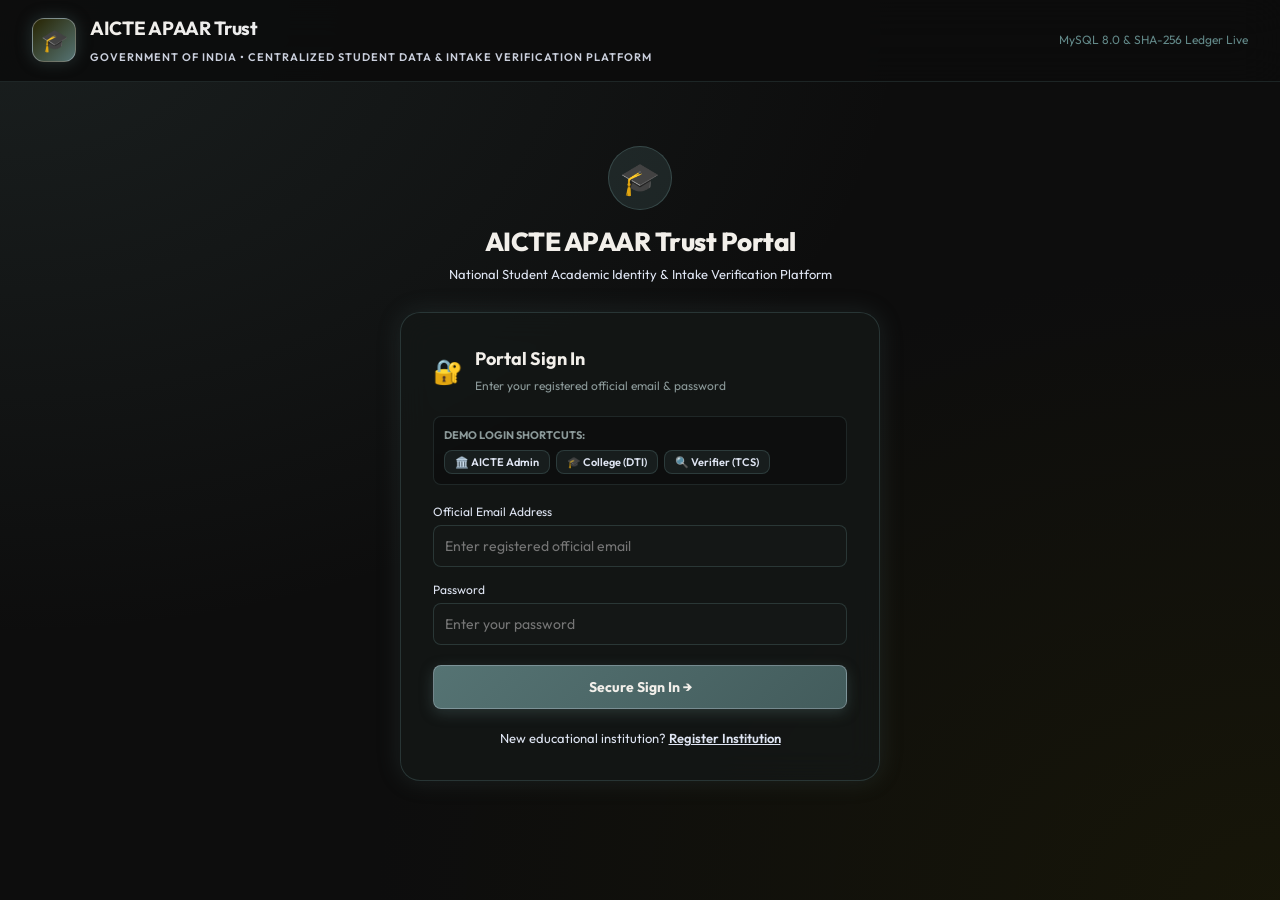
<file: index.html>
<!DOCTYPE html>
<html lang="en">
<head>
  <meta charset="UTF-8">
  <meta name="viewport" content="width=device-width, initial-scale=1.0">
  <title>AICTE APAAR | Student Data Management & Verification Platform</title>
  <link rel="stylesheet" href="css/style.css">
  <link rel="icon" href="data:image/svg+xml,<svg xmlns='http://www.w3.org/2000/svg' viewBox='0 0 100 100'><text y='.9em' font-size='90'>🎓</text></svg>">
</head>
<body>

  <!-- Top Navigation Header -->
  <header class="glass-header">
    <div class="logo-group">
      <div class="emblem-icon">🎓</div>
      <div class="logo-text">
        <h1>AICTE APAAR Trust</h1>
        <span>Government of India &bull; Centralized Student Data & Intake Verification Platform</span>
      </div>
    </div>

    <!-- Active User & Role Controls -->
    <div id="authHeaderControls" style="display:flex; align-items:center; gap:16px;">
      <div id="liveDbStatus" style="font-size:12px; color:var(--accent-emerald); display:flex; align-items:center; gap:6px;">
        <span class="dot"></span> MySQL 8.0 & SHA-256 Ledger Live
      </div>

      <div id="userProfileBadge" style="display:none; align-items:center; gap:12px;">
        <div class="persona-badge">
          <span class="dot"></span>
          <span id="headerUserName">Logged In</span>
          <span id="headerUserRole" style="font-weight:700; color:var(--c-ivory); background:rgba(85, 115, 115, 0.28); padding:2px 8px; border-radius:4px; font-size:11px;">ROLE</span>
        </div>
        <button id="btnLogout" class="btn btn-secondary" style="padding:6px 14px; font-size:12px;">Logout</button>
      </div>
    </div>
  </header>

  <!-- Navigation Bar (Visible once logged in) -->
  <div id="appNavTabsContainer" style="display:none; padding:10px 32px; background:rgba(13, 13, 13, 0.85); border-bottom:1px solid var(--border-subtle);">
    <nav class="nav-tabs" id="appNavTabs">
      <!-- Injected dynamically based on role -->
    </nav>
  </div>

  <main style="max-width:1440px; margin:0 auto; padding:24px 32px;">

    <!-- ==================== 1. AUTHENTICATION & LOGIN SCREEN ==================== -->
    <section id="view-auth" class="view-section active">
      <div style="max-width:480px; margin:40px auto;">
        
        <div style="text-align:center; margin-bottom:28px;">
          <div style="display:inline-flex; align-items:center; justify-content:center; width:64px; height:64px; border-radius:50%; background:rgba(85, 115, 115, 0.22); border:1px solid rgba(85, 115, 115, 0.45); margin-bottom:12px; font-size:32px;">
            🎓
          </div>
          <h2 style="font-size:26px; font-weight:800; letter-spacing:-0.5px; color:var(--c-ivory);">AICTE APAAR Trust Portal</h2>
          <p style="color:var(--text-muted); font-size:13px; margin-top:4px;">
            National Student Academic Identity & Intake Verification Platform
          </p>
        </div>

        <!-- Login Card -->
        <div class="glass" id="loginCardBox" style="padding:32px; border-radius:var(--radius-lg); border:1px solid rgba(85, 115, 115, 0.35); box-shadow:0 0 25px rgba(85, 115, 115, 0.2);">
          <div style="display:flex; align-items:center; gap:12px; margin-bottom:20px;">
            <span style="font-size:24px;">🔐</span>
            <div>
              <h3 style="font-size:18px; font-weight:700; color:var(--c-ivory);">Portal Sign In</h3>
              <span style="font-size:12px; color:var(--text-dim);">Enter your registered official email & password</span>
            </div>
          </div>

          <!-- Quick Persona Auto-Fill Chips -->
          <div style="margin-bottom:18px; background:rgba(13, 13, 13, 0.65); padding:10px; border-radius:8px; border:1px solid var(--border-subtle);">
            <div style="font-size:11px; text-transform:uppercase; color:var(--text-dim); margin-bottom:6px; font-weight:700;">Demo Login Shortcuts:</div>
            <div style="display:flex; gap:6px; flex-wrap:wrap;">
              <button type="button" class="btn btn-secondary" onclick="fillCredentials('admin')" style="padding:4px 10px; font-size:11px;">🏛️ AICTE Admin</button>
              <button type="button" class="btn btn-secondary" onclick="fillCredentials('college')" style="padding:4px 10px; font-size:11px;">🎓 College (DTI)</button>
              <button type="button" class="btn btn-secondary" onclick="fillCredentials('verifier')" style="padding:4px 10px; font-size:11px;">🔍 Verifier (TCS)</button>
            </div>
          </div>

          <form id="formUnifiedLogin" style="display:flex; flex-direction:column; gap:14px;">
            <div>
              <label style="font-size:12px; color:var(--text-muted); display:block; margin-bottom:4px;">Official Email Address</label>
              <input type="email" id="loginEmail" placeholder="Enter registered official email" required style="width:100%; padding:11px; border-radius:8px; font-size:14px;">
            </div>
            <div>
              <label style="font-size:12px; color:var(--text-muted); display:block; margin-bottom:4px;">Password</label>
              <input type="password" id="loginPassword" placeholder="Enter your password" required style="width:100%; padding:11px; border-radius:8px; font-size:14px;">
            </div>
            <button type="submit" class="btn btn-primary" style="margin-top:6px; padding:12px; font-size:14px; font-weight:700;">
              Secure Sign In &rarr;
            </button>
          </form>

          <div style="margin-top:20px; text-align:center; font-size:13px; color:var(--text-muted);">
            New educational institution? <a href="#" id="linkShowRegister" style="color:var(--c-ice); font-weight:600;">Register Institution</a>
          </div>
        </div>

        <!-- Registration Card (Hidden by default, shown when linkShowRegister is clicked) -->
        <div class="glass" id="collegeRegisterBox" style="display:none; padding:32px; border-radius:var(--radius-lg); border:1px solid var(--border-subtle);">
          <div style="display:flex; align-items:center; gap:12px; margin-bottom:16px;">
            <span style="font-size:24px;">🏛️</span>
            <div>
              <h3 style="font-size:18px; font-weight:700; color:var(--accent-cyan);">Register New Institution</h3>
              <span style="font-size:12px; color:var(--text-dim);">Onboard technical college into AICTE repository</span>
            </div>
          </div>

          <form id="formRegisterInstitution" style="display:flex; flex-direction:column; gap:10px;">
            <div>
              <label style="font-size:11px; color:var(--text-muted);">Institution Name</label>
              <input type="text" id="regName" placeholder="Enter institution name" required style="width:100%; padding:8px; border-radius:6px; background:#141716; color:var(--c-ivory); border:1px solid var(--border-subtle); font-size:12px;">
            </div>
            <div style="display:grid; grid-template-columns:1fr 1fr; gap:8px;">
              <div>
                <label style="font-size:11px; color:var(--text-muted);">AICTE Permanent ID</label>
                <input type="text" id="regAicteId" placeholder="e.g. 1-123456789" required style="width:100%; padding:8px; border-radius:6px; background:#141716; color:var(--c-ivory); border:1px solid var(--border-subtle); font-size:12px;">
              </div>
              <div>
                <label style="font-size:11px; color:var(--text-muted);">Sponsoring Trust</label>
                <input type="text" id="regTrust" placeholder="e.g. Educational Trust" required style="width:100%; padding:8px; border-radius:6px; background:#141716; color:var(--c-ivory); border:1px solid var(--border-subtle); font-size:12px;">
              </div>
            </div>
            <div style="display:grid; grid-template-columns:1fr 1fr; gap:8px;">
              <div>
                <label style="font-size:11px; color:var(--text-muted);">State</label>
                <input type="text" id="regState" placeholder="Enter State" required style="width:100%; padding:8px; border-radius:6px; background:#141716; color:var(--c-ivory); border:1px solid var(--border-subtle); font-size:12px;">
              </div>
              <div>
                <label style="font-size:11px; color:var(--text-muted);">District</label>
                <input type="text" id="regDistrict" placeholder="Enter District" required style="width:100%; padding:8px; border-radius:6px; background:#141716; color:var(--c-ivory); border:1px solid var(--border-subtle); font-size:12px;">
              </div>
            </div>
            <div>
              <label style="font-size:11px; color:var(--text-muted);">Campus Address</label>
              <input type="text" id="regAddress" placeholder="Full postal campus address" required style="width:100%; padding:8px; border-radius:6px; background:#141716; color:var(--c-ivory); border:1px solid var(--border-subtle); font-size:12px;">
            </div>
            <div style="display:grid; grid-template-columns:1fr 1fr; gap:8px;">
              <div>
                <label style="font-size:11px; color:var(--text-muted);">Admin Name</label>
                <input type="text" id="regAdminName" placeholder="Registrar / Director Name" required style="width:100%; padding:8px; border-radius:6px; background:#141716; color:var(--c-ivory); border:1px solid var(--border-subtle); font-size:12px;">
              </div>
              <div>
                <label style="font-size:11px; color:var(--text-muted);">Admin Email</label>
                <input type="email" id="regAdminEmail" placeholder="admin@institute.edu" required style="width:100%; padding:8px; border-radius:6px; background:#141716; color:var(--c-ivory); border:1px solid var(--border-subtle); font-size:12px;">
              </div>
            </div>
            <div>
              <label style="font-size:11px; color:var(--text-muted);">Admin Password</label>
              <input type="password" id="regAdminPassword" placeholder="Create a strong password" required style="width:100%; padding:8px; border-radius:6px; background:#141716; color:var(--c-ivory); border:1px solid var(--border-subtle); font-size:12px;">
            </div>
            <div style="display:flex; gap:10px; margin-top:6px;">
              <button type="submit" class="btn btn-success" style="flex:1; padding:10px; font-size:13px;">Create Institution Account</button>
              <button type="button" id="btnCancelRegister" class="btn btn-secondary" style="padding:10px; font-size:13px;">Cancel</button>
            </div>
          </form>
        </div>

      </div>
    </section>

    <!-- ==================== 2. INSTITUTION PORTAL: STUDENT RECORDS ==================== -->
    <section id="view-institution-students" class="view-section">
      <div style="display:flex; justify-content:space-between; align-items:flex-start; margin-bottom: 20px;">
        <div>
          <h2 style="font-size:24px; font-weight:800;" id="instPortalTitle">Student Academic Records</h2>
          <p style="color:var(--text-muted); font-size:14px;">Browse, filter, and audit verified student records registered under your institution.</p>
        </div>
        <div style="display:flex; gap:10px;">
          <button class="btn btn-primary" onclick="showView('view-institution-upload')">📤 Ingest Student Batch (CSV)</button>
          <button class="btn btn-secondary" onclick="loadInstitutionStudents()">🔄 Refresh</button>
        </div>
      </div>

      <!-- Filters & Search Toolbar -->
      <div class="glass" style="padding:16px 20px; border-radius:var(--radius-md); margin-bottom:20px; display:flex; gap:14px; align-items:center; flex-wrap:wrap;">
        <div style="flex:1; min-width:240px;">
          <input type="text" id="searchStudentInput" placeholder="Search by Student Name, Roll No, or APAAR ID..." style="width:100%; padding:9px 12px; border-radius:8px; background:#141716; color:var(--c-ivory); border:1px solid var(--border-subtle); font-size:13px;">
        </div>
        <div style="width:200px;">
          <select id="filterStudentProgramme" style="width:100%; padding:9px 12px; border-radius:8px; background:#141716; color:var(--c-ivory); border:1px solid var(--border-subtle); font-size:13px;">
            <option value="">All Programmes</option>
          </select>
        </div>
        <div style="width:160px;">
          <select id="filterStudentYear" style="width:100%; padding:9px 12px; border-radius:8px; background:#141716; color:var(--c-ivory); border:1px solid var(--border-subtle); font-size:13px;">
            <option value="">All Academic Years</option>
          </select>
        </div>
        <button class="btn btn-secondary" onclick="applyStudentFilters()">Filter</button>
      </div>

      <!-- Student Records Table -->
      <div class="glass" style="border-radius:var(--radius-md); overflow:hidden;">
        <table class="custom-table">
          <thead>
            <tr>
              <th>Roll No</th>
              <th>Student Name</th>
              <th>APAAR ID</th>
              <th>Programme</th>
              <th>Category</th>
              <th>Seat Quota</th>
              <th>Status</th>
              <th>Attestation</th>
              <th>Record Hash</th>
            </tr>
          </thead>
          <tbody id="studentTableBody">
            <tr><td colspan="9" style="text-align:center; color:var(--text-dim);">Loading student records...</td></tr>
          </tbody>
        </table>
      </div>
    </section>

    <!-- ==================== 3. INSTITUTION PORTAL: CSV UPLOAD WIZARD ==================== -->
    <section id="view-institution-upload" class="view-section">
      <div style="display:flex; justify-content:space-between; align-items:flex-start; margin-bottom: 20px;">
        <div>
          <h2 style="font-size:24px; font-weight:800;">Student Batch Ingestion & Validation Wizard</h2>
          <p style="color:var(--text-muted); font-size:14px;">Upload standardized student CSV datasets with real-time row-by-row validation, intake comparison, and audit persistence.</p>
        </div>
        <button type="button" onclick="downloadStudentCsvTemplate()" class="btn btn-secondary" style="display:inline-flex; align-items:center; gap:8px;">
          📥 Download AICTE Student CSV Template
        </button>
      </div>

      <div class="grid-2">
        
        <!-- Step 1: Upload Box -->
        <div class="glass" style="padding:24px; border-radius:var(--radius-md); display:flex; flex-direction:column; gap:16px;">
          <h3 style="font-size:17px; font-weight:700; color:var(--accent-cyan);">1. Select Academic Year & Upload CSV</h3>
          
          <form id="formStudentCsvUpload" style="display:flex; flex-direction:column; gap:14px;">
            <div>
              <label style="font-size:12px; color:var(--text-muted); display:block; margin-bottom:4px;">Academic Year</label>
              <select id="selectUploadAcademicYear" style="width:100%; padding:10px; border-radius:8px; background:#141716; color:var(--c-ivory); border:1px solid var(--border-subtle); font-size:13px;">
                <!-- Populated via JS -->
              </select>
            </div>

            <div style="border:2px dashed var(--border-glow); padding:28px 18px; border-radius:var(--radius-md); text-align:center; background:rgba(20, 24, 23, 0.55);">
              <span style="font-size:36px; display:block; margin-bottom:8px;">📄</span>
              <div style="font-size:14px; font-weight:600; color:var(--c-ivory); margin-bottom:4px;">Drag & Drop or Choose Student CSV File</div>
              <div style="font-size:12px; color:var(--text-muted); margin-bottom:12px;">UTF-8 encoded CSV matching AICTE specification</div>
              <input type="file" id="studentCsvFileInput" accept=".csv" required style="display:inline-block; font-size:12px; color:var(--text-muted);">
            </div>

            <button type="submit" id="btnUploadCsvScan" class="btn btn-primary" style="padding:12px; font-size:14px; font-weight:600;">
              🔍 Parse & Validate Student Batch
            </button>
          </form>

          <div style="font-size:12px; color:var(--text-dim); line-height:1.6; background:rgba(0,0,0,0.3); padding:12px; border-radius:8px;">
            🛡️ <b>Automated Validation Pipeline:</b>
            <ul style="margin-left:18px; margin-top:4px;">
              <li>Mandatory field presence (Roll No, Name, DOB, Gender, Category).</li>
              <li>APAAR 12-digit format & check digit validation.</li>
              <li>Formula injection sanitization (=, +, -, @ escaped).</li>
              <li>In-batch duplicate roll number & APAAR detection.</li>
              <li>Approved intake ceiling comparison.</li>
            </ul>
          </div>
        </div>

        <!-- Step 2: Validation Results & Commit Action -->
        <div class="glass" style="padding:24px; border-radius:var(--radius-md); display:flex; flex-direction:column; gap:16px;">
          <div style="display:flex; justify-content:space-between; align-items:center;">
            <h3 style="font-size:17px; font-weight:700; color:var(--c-ivory);">2. Batch Pre-Ingestion Summary</h3>
            <span class="badge-pill badge-low" id="badgeValidationStatus">Waiting for upload</span>
          </div>

          <div id="batchStatsCard" style="display:grid; grid-template-columns:repeat(3, 1fr); gap:10px;">
            <div style="background:rgba(20, 24, 23, 0.75); padding:12px; border-radius:8px; border:1px solid var(--border-subtle); text-align:center;">
              <div style="font-size:11px; text-transform:uppercase; color:var(--text-dim);">Total Rows</div>
              <div style="font-size:22px; font-weight:800; color:var(--c-ivory);" id="statTotalRows">--</div>
            </div>
            <div style="background:rgba(20, 24, 23, 0.75); padding:12px; border-radius:8px; border:1px solid var(--border-subtle); text-align:center;">
              <div style="font-size:11px; text-transform:uppercase; color:var(--text-dim);">Valid Rows</div>
              <div style="font-size:22px; font-weight:800; color:var(--accent-emerald);" id="statValidRows">--</div>
            </div>
            <div style="background:rgba(20, 24, 23, 0.75); padding:12px; border-radius:8px; border:1px solid var(--border-subtle); text-align:center;">
              <div style="font-size:11px; text-transform:uppercase; color:var(--text-dim);">Errors Found</div>
              <div style="font-size:22px; font-weight:800; color:var(--accent-rose);" id="statErrorRows">--</div>
            </div>
          </div>

          <!-- Preview & Action Box -->
          <div id="batchActionBox" style="display:none; flex-direction:column; gap:12px;">
            <div style="display:flex; justify-content:space-between; align-items:center;">
              <h4 style="font-size:13px; text-transform:uppercase; color:var(--text-dim);">Validated Preview Sample</h4>
              <button id="btnDownloadErrorReport" class="btn btn-secondary" style="font-size:11px; padding:4px 8px; display:none;">
                📥 Download Error Matrix (.CSV)
              </button>
            </div>

            <div id="batchPreviewList" style="max-height:160px; overflow-y:auto; background:rgba(0,0,0,0.3); border-radius:8px; padding:8px; font-size:12px; font-family:'JetBrains Mono';">
              <!-- Rendered via JS -->
            </div>

            <button id="btnCommitBatch" class="btn btn-success" style="padding:12px; font-size:14px; font-weight:700;">
              💾 Confirm & Commit Valid Records to MySQL
            </button>
          </div>

          <!-- Error Details List -->
          <div id="batchErrorListBox" style="display:none; margin-top:auto;">
            <h4 style="font-size:13px; text-transform:uppercase; color:var(--accent-rose); margin-bottom:8px;">Validation Discrepancies</h4>
            <div id="batchErrorItems" style="max-height:140px; overflow-y:auto; display:flex; flex-direction:column; gap:6px; font-size:12px;">
              <!-- Rendered via JS -->
            </div>
          </div>

        </div>

      </div>
    </section>

    <!-- ==================== 4. INSTITUTION PORTAL: INTAKE MONITOR ==================== -->
    <section id="view-institution-intake" class="view-section">
      <div style="display:flex; justify-content:space-between; align-items:flex-start; margin-bottom: 20px;">
        <div>
          <h2 style="font-size:24px; font-weight:800;">Intake & Seat Allocation Monitor</h2>
          <p style="color:var(--text-muted); font-size:14px;">Live comparison of approved intake versus actual student enrolment per programme.</p>
        </div>
        <button type="button" onclick="exportIntakeCsvReport()" class="btn btn-secondary" style="display:inline-flex; align-items:center; gap:8px;">
          📊 Export Intake Report (CSV)
        </button>
      </div>

      <!-- Programme Cards Grid -->
      <div id="instIntakeGrid" style="display:grid; grid-template-columns:repeat(auto-fill, minmax(420px, 1fr)); gap:18px;">
        <!-- Injected via JS -->
      </div>
    </section>

    <!-- ==================== 5. AICTE ADMIN: NATIONAL DASHBOARD ==================== -->
    <section id="view-admin-dashboard" class="view-section">
      <div style="display:flex; justify-content:space-between; align-items:flex-start; margin-bottom: 20px;">
        <div>
          <h2 style="font-size:24px; font-weight:800;">AICTE Central Directorate Dashboard</h2>
          <p style="color:var(--text-muted); font-size:14px;">National macro-metrics on student enrolments, approved intake capacity, and compliance alerts.</p>
        </div>
        <div style="display:flex; gap:10px;">
          <button type="button" onclick="exportIntakeCsvReport()" class="btn btn-secondary">📥 Export National Intake (CSV)</button>
          <button class="btn btn-secondary" onclick="loadAdminDashboard()">🔄 Refresh</button>
        </div>
      </div>

      <!-- Macro Metrics Row -->
      <div style="display:grid; grid-template-columns:repeat(auto-fit, minmax(200px, 1fr)); gap:16px; margin-bottom:24px;">
        
        <div class="glass" style="padding:18px; border-radius:var(--radius-md); border-left:4px solid var(--accent-cyan);">
          <div style="font-size:11px; text-transform:uppercase; color:var(--text-dim); font-weight:700;">Registered Institutions</div>
          <div style="font-size:28px; font-weight:800; color:var(--c-ivory); margin-top:4px;" id="adminStatInstCount">--</div>
          <div style="font-size:12px; color:var(--text-muted); margin-top:4px;">Technical Colleges</div>
        </div>

        <div class="glass" style="padding:18px; border-radius:var(--radius-md); border-left:4px solid var(--accent-blue);">
          <div style="font-size:11px; text-transform:uppercase; color:var(--text-dim); font-weight:700;">Approved Capacity</div>
          <div style="font-size:28px; font-weight:800; color:var(--c-ivory); margin-top:4px;" id="adminStatApprovedCap">--</div>
          <div style="font-size:12px; color:var(--text-muted); margin-top:4px;">Sanctioned Seats</div>
        </div>

        <div class="glass" style="padding:18px; border-radius:var(--radius-md); border-left:4px solid var(--accent-emerald);">
          <div style="font-size:11px; text-transform:uppercase; color:var(--text-dim); font-weight:700;">Active Enrolments</div>
          <div style="font-size:28px; font-weight:800; color:var(--accent-emerald); margin-top:4px;" id="adminStatActiveEnrol">--</div>
          <div style="font-size:12px; color:var(--text-muted); margin-top:4px;">Enrolled Students</div>
        </div>

        <div class="glass" style="padding:18px; border-radius:var(--radius-md); border-left:4px solid var(--accent-purple);">
          <div style="font-size:11px; text-transform:uppercase; color:var(--text-dim); font-weight:700;">National Utilization</div>
          <div style="font-size:28px; font-weight:800; color:var(--accent-purple); margin-top:4px;" id="adminStatUtilization">--%</div>
          <div style="font-size:12px; color:var(--text-muted); margin-top:4px;">Seat fill rate</div>
        </div>

        <div class="glass" style="padding:18px; border-radius:var(--radius-md); border-left:4px solid var(--accent-rose);">
          <div style="font-size:11px; text-transform:uppercase; color:var(--text-dim); font-weight:700;">Flagged Anomalies</div>
          <div style="font-size:28px; font-weight:800; color:var(--accent-rose); margin-top:4px;" id="adminStatAnomalies">--</div>
          <div style="font-size:12px; color:var(--text-muted); margin-top:4px;">Awaiting Review</div>
        </div>

      </div>

      <!-- National Programme Intake Overview Table -->
      <div class="glass" style="border-radius:var(--radius-md); overflow:hidden;">
        <div style="padding:16px 20px; border-bottom:1px solid var(--border-subtle); display:flex; justify-content:space-between; align-items:center;">
          <h3 style="font-size:16px; font-weight:700;">Approved Intake & Enrolment by Institution & Programme</h3>
          <span style="font-size:12px; color:var(--text-muted);">Real-time aggregated calculations</span>
        </div>
        <table class="custom-table">
          <thead>
            <tr>
              <th>AICTE ID</th>
              <th>Institution</th>
              <th>Programme</th>
              <th>Academic Year</th>
              <th>Approved Seats</th>
              <th>Total Permitted</th>
              <th>Enrolled</th>
              <th>Remaining</th>
              <th>Utilization</th>
              <th>Status</th>
            </tr>
          </thead>
          <tbody id="adminIntakeTableBody">
            <tr><td colspan="10" style="text-align:center; color:var(--text-dim);">Loading national programme records...</td></tr>
          </tbody>
        </table>
      </div>
    </section>

    <!-- ==================== 6. AICTE ADMIN: ANOMALY REVIEW QUEUE ==================== -->
    <section id="view-admin-anomalies" class="view-section">
      <div style="display:flex; justify-content:space-between; align-items:flex-start; margin-bottom: 20px;">
        <div>
          <h2 style="font-size:24px; font-weight:800;">Anomalies & Duplicate Match Review Queue</h2>
          <p style="color:var(--text-muted); font-size:14px;">Investigate cross-institution duplicate enrolments, intake limit breaches, and conflicting records.</p>
        </div>
        <div style="display:flex; gap:10px;">
          <button type="button" onclick="exportAnomaliesCsvReport()" class="btn btn-secondary">📥 Export Anomalies (CSV)</button>
          <button class="btn btn-secondary" onclick="loadAdminAnomalies()">🔄 Refresh</button>
        </div>
      </div>

      <div class="glass" style="border-radius:var(--radius-md); overflow:hidden;">
        <table class="custom-table">
          <thead>
            <tr>
              <th>ID</th>
              <th>Severity</th>
              <th>Finding Type</th>
              <th>Title</th>
              <th>Primary Institution</th>
              <th>Target Institution / Details</th>
              <th>Status</th>
              <th>Action</th>
            </tr>
          </thead>
          <tbody id="anomaliesTableBody">
            <tr><td colspan="8" style="text-align:center; color:var(--text-dim);">No anomalies flagged. System in full compliance.</td></tr>
          </tbody>
        </table>
      </div>

      <!-- Anomaly Review Action Modal -->
      <div id="modalAnomalyAction" style="display:none; position:fixed; inset:0; background:rgba(0,0,0,0.75); z-index:999; align-items:center; justify-content:center;">
        <div class="glass" style="max-width:540px; width:90%; padding:24px; border-radius:var(--radius-md); border:1px solid var(--border-glow);">
          <h3 style="font-size:18px; font-weight:700; margin-bottom:8px;" id="modalAnomalyTitle">Review Anomaly</h3>
          <p style="font-size:13px; color:var(--text-muted); margin-bottom:14px;" id="modalAnomalyDesc">Description</p>
          
          <div style="background:rgba(20, 24, 23, 0.75); padding:10px; border-radius:8px; font-size:12px; margin-bottom:14px; font-family:'JetBrains Mono';" id="modalAnomalyEvidence">
            <!-- Evidence JSON preview -->
          </div>

          <form id="formResolveAnomaly" style="display:flex; flex-direction:column; gap:12px;">
            <div>
              <label style="font-size:12px; color:var(--text-muted); display:block; margin-bottom:4px;">Review Decision</label>
              <select id="modalActionSelect" style="width:100%; padding:10px; border-radius:8px; background:#141716; color:var(--c-ivory); border:1px solid var(--border-subtle); font-size:13px;">
                <option value="INVESTIGATING">Mark Under Investigation</option>
                <option value="RESOLVED">Resolve (Rectified by Institutions)</option>
                <option value="DISMISSED">Dismiss (False Positive / Authorized Transfer)</option>
              </select>
            </div>
            <div>
              <label style="font-size:12px; color:var(--text-muted); display:block; margin-bottom:4px;">Official Reviewer Justification</label>
              <textarea id="modalActionNotes" rows="3" placeholder="Enter mandatory review reasoning..." required style="width:100%; padding:10px; border-radius:8px; background:#141716; color:var(--c-ivory); border:1px solid var(--border-subtle); font-size:13px;"></textarea>
            </div>
            <div style="display:flex; justify-content:flex-end; gap:10px; margin-top:8px;">
              <button type="button" class="btn btn-secondary" onclick="closeAnomalyModal()">Cancel</button>
              <button type="submit" class="btn btn-primary">Save Decision & Audit</button>
            </div>
          </form>
        </div>
      </div>
    </section>

    <!-- ==================== 7. AUTHORIZED VERIFIER PORTAL ==================== -->
    <section id="view-verifier-portal" class="view-section">
      <div style="margin-bottom: 20px;">
        <h2 style="font-size:24px; font-weight:800;">Authorized Student Credential Verification</h2>
        <p style="color:var(--text-muted); font-size:14px;">Verify student academic credentials with strict privacy preservation, data minimization, and tamper-evident receipts.</p>
      </div>

      <div class="grid-2">
        
        <!-- Verification Query Form -->
        <div class="glass" style="padding:24px; border-radius:var(--radius-md); display:flex; flex-direction:column; gap:16px;">
          <h3 style="font-size:17px; font-weight:700; color:var(--accent-emerald);">Initiate Verification Request</h3>

          <form id="formVerificationQuery" style="display:flex; flex-direction:column; gap:14px;">
            <div>
              <label style="font-size:12px; color:var(--text-muted); display:block; margin-bottom:4px;">Verification Query Mode</label>
              <select id="vQueryType" style="width:100%; padding:10px; border-radius:8px; background:#141716; color:var(--c-ivory); border:1px solid var(--border-subtle); font-size:13px;">
                <option value="ROLL_NO">Student Roll Number + Institution AICTE ID</option>
                <option value="APAAR_ID">APAAR ID (12-Digit Reference)</option>
                <option value="VERIFICATION_REF">Verification Reference Code (VR-XXXX)</option>
              </select>
            </div>

            <div>
              <label style="font-size:12px; color:var(--text-muted); display:block; margin-bottom:4px;" id="lblQueryValue">Student Roll Number</label>
              <input type="text" id="vQueryValue" placeholder="Enter student roll number" required style="width:100%; padding:10px; border-radius:8px; background:#141716; color:var(--c-ivory); border:1px solid var(--border-subtle); font-size:13px;">
            </div>

            <div id="vBoxInstitution">
              <label style="font-size:12px; color:var(--text-muted); display:block; margin-bottom:4px;">Institution AICTE Permanent ID</label>
              <input type="text" id="vInstCode" placeholder="Enter Institution AICTE ID (e.g. 1-1097241811)" style="width:100%; padding:10px; border-radius:8px; background:#141716; color:var(--c-ivory); border:1px solid var(--border-subtle); font-size:13px;">
            </div>

            <div>
              <label style="font-size:12px; color:var(--text-muted); display:block; margin-bottom:4px;">Student Date of Birth (Optional Matching Check)</label>
              <input type="date" id="vDob" style="width:100%; padding:10px; border-radius:8px; background:#141716; color:var(--c-ivory); border:1px solid var(--border-subtle); font-size:13px;">
            </div>

            <button type="submit" class="btn btn-success" style="padding:12px; font-size:14px; font-weight:700; margin-top:6px;">
              🔍 Verify Academic Credential
            </button>
          </form>

          <div style="font-size:11px; color:var(--text-dim); background:rgba(0,0,0,0.3); padding:10px; border-radius:8px;">
            🔒 <b>Privacy-Preserving Data Minimization:</b> Queries do NOT expose full raw APAAR, home address, or personal contact numbers. Rate limit of 30 queries per 10 minutes strictly enforced.
          </div>
        </div>

        <!-- Verification Scoped Outcome Display -->
        <div class="glass" style="padding:24px; border-radius:var(--radius-md); display:flex; flex-direction:column; gap:16px;">
          <h3 style="font-size:17px; font-weight:700; color:var(--c-ivory);">Scoped Verification Outcome</h3>

          <div id="verificationResultEmpty" style="padding:40px; text-align:center; color:var(--text-dim);">
            <span style="font-size:36px; display:block; margin-bottom:8px;">📜</span>
            Enter student details on the left to verify credentials.
          </div>

          <div id="verificationResultCard" style="display:none; flex-direction:column; gap:14px;">
            <div style="display:flex; justify-content:space-between; align-items:center;">
              <span class="badge-pill badge-emerald" id="vOutcomeStatus" style="font-size:14px; padding:6px 14px;">VERIFIED</span>
              <span style="font-size:12px; color:var(--text-dim);" id="vOutcomeTimestamp">Timestamp</span>
            </div>

            <div style="background:rgba(20, 24, 23, 0.75); padding:16px; border-radius:var(--radius-md); border:1px solid var(--border-subtle); display:flex; flex-direction:column; gap:10px;">
              <div style="display:grid; grid-template-columns:1fr 1fr; gap:10px; font-size:13px;">
                <div>
                  <span style="font-size:11px; text-transform:uppercase; color:var(--text-dim); display:block;">Student Name (Masked)</span>
                  <b style="color:var(--c-ivory);" id="vResStudentName">--</b>
                </div>
                <div>
                  <span style="font-size:11px; text-transform:uppercase; color:var(--text-dim); display:block;">Institution</span>
                  <b style="color:var(--c-ivory);" id="vResInstName">--</b>
                </div>
                <div>
                  <span style="font-size:11px; text-transform:uppercase; color:var(--text-dim); display:block;">Programme</span>
                  <b style="color:var(--c-ivory);" id="vResProgName">--</b>
                </div>
                <div>
                  <span style="font-size:11px; text-transform:uppercase; color:var(--text-dim); display:block;">Academic Year</span>
                  <b style="color:var(--c-ivory);" id="vResYear">--</b>
                </div>
                <div>
                  <span style="font-size:11px; text-transform:uppercase; color:var(--text-dim); display:block;">Enrolment Status</span>
                  <span class="badge-pill badge-low" id="vResStatus">--</span>
                </div>
                <div>
                  <span style="font-size:11px; text-transform:uppercase; color:var(--text-dim); display:block;">Attestation Source</span>
                  <span style="color:var(--accent-cyan); font-weight:600;" id="vResSource">AICTE Attested</span>
                </div>
              </div>
            </div>

            <div style="background:rgba(0,0,0,0.4); padding:12px; border-radius:8px; font-size:11px; font-family:'JetBrains Mono'; display:flex; flex-direction:column; gap:4px;">
              <div><span style="color:var(--text-dim);">Verification Ref:</span> <b style="color:var(--accent-cyan);" id="vResRef">VR-XXXX</b></div>
              <div><span style="color:var(--text-dim);">Cryptographic Hash:</span> <span style="color:var(--accent-emerald);" id="vResHash">--</span></div>
            </div>

            <div style="font-size:11px; color:var(--text-dim); border-top:1px solid var(--border-subtle); padding-top:10px;" id="vResDisclaimer">
              ℹ️ <i>Notice: External APAAR verification is not configured. Only local validation has been completed against the authorized institutional repository.</i>
            </div>

            <button type="button" id="btnViewCertificateFromVerification" class="btn btn-primary" style="margin-top:4px; padding:10px; font-size:13px; font-weight:700; width:100%; display:none;">
              🖨️ View & Print Official Attested Degree Certificate
            </button>
          </div>

        </div>

      </div>
    </section>

    <!-- ==================== 8. TRUST LEDGER VIEW ==================== -->
    <section id="view-ledger" class="view-section">
      <div style="display:flex; justify-content:space-between; align-items:flex-start; margin-bottom: 20px;">
        <div>
          <h2 style="font-size:24px; font-weight:800;">Trust Ledger & Tamper-Evident Audit Chain</h2>
          <p style="color:var(--text-muted); font-size:14px;">Every student batch upload, intake update, and verification decision is cryptographically chained with SHA-256 in MySQL.</p>
        </div>
        <button class="btn btn-primary" id="btnVerifyChain">🔍 Verify Hash Chain Integrity</button>
      </div>

      <div id="chainStatusBanner" style="display:none; padding:14px 20px; border-radius:var(--radius-md); margin-bottom:20px;"></div>

      <div class="glass" style="border-radius:var(--radius-md); overflow:hidden;">
        <table class="custom-table">
          <thead>
            <tr>
              <th>Seq #</th>
              <th>Actor</th>
              <th>Action</th>
              <th>Entity</th>
              <th>Prev Hash</th>
              <th>Chained Entry Hash</th>
              <th>Timestamp</th>
            </tr>
          </thead>
          <tbody id="trustLedgerTableBody">
            <tr><td colspan="7" style="text-align:center; color:var(--text-dim);">Loading ledger entries...</td></tr>
          </tbody>
        </table>
      </div>
    </section>

    
  </main>

  <script src="js/app.js"></script>
</body>
</html>
</file>
<file: css/style.css>
/* ==========================================================================
   AICTE APAAR Trust Platform - Custom Design System
   Exact User Palette:
   1. #DFE5F3 - Ice Periwinkle / Light Ice
   2. #557373 - Slate Teal / Muted Pine
   3. #272401 - Deep Olive Bronze / Dark Earth
   4. #F2EFEA - Warm Alabaster / Parchment Cream
   5. #0D0D0D - Obsidian Deep Black
   ========================================================================== */

@import url('https://fonts.googleapis.com/css2?family=Outfit:wght@300;400;500;600;700;800&family=JetBrains+Mono:wght@400;500;600;700&display=swap');

:root {
  /* Exact Palette Tokens */
  --c-ice: #DFE5F3;
  --c-teal: #557373;
  --c-olive: #272401;
  --c-ivory: #F2EFEA;
  --c-obsidian: #0D0D0D;

  /* Theme Mapping */
  --bg-primary: #0D0D0D;
  --bg-secondary: #141716;
  --bg-card: rgba(20, 24, 23, 0.82);
  --bg-card-hover: rgba(30, 36, 35, 0.92);
  --border-subtle: rgba(85, 115, 115, 0.25);
  --border-glow: rgba(223, 229, 243, 0.28);
  
  --text-main: #F2EFEA;
  --text-muted: #DFE5F3;
  --text-dim: #8b9999;
  
  --accent-cyan: #DFE5F3;
  --accent-blue: #557373;
  --accent-teal: #557373;
  --accent-emerald: #628888;
  --accent-amber: #c49b45;
  --accent-rose: #d96b6b;
  --accent-purple: #968fa3;
  --accent-olive: #272401;
  
  --glow-cyan: 0 0 25px rgba(223, 229, 243, 0.16);
  --glow-teal: 0 0 25px rgba(85, 115, 115, 0.35);
  --glow-emerald: 0 0 25px rgba(98, 136, 136, 0.25);
  --glow-rose: 0 0 30px rgba(217, 107, 107, 0.3);
  
  --radius-sm: 8px;
  --radius-md: 14px;
  --radius-lg: 20px;
}

* {
  box-sizing: border-box;
  margin: 0;
  padding: 0;
}

body {
  font-family: 'Outfit', sans-serif;
  background-color: var(--c-obsidian);
  background-image: 
    radial-gradient(at 0% 0%, rgba(85, 115, 115, 0.18) 0px, transparent 50%),
    radial-gradient(at 100% 100%, rgba(39, 36, 1, 0.38) 0px, transparent 50%),
    radial-gradient(at 50% 50%, rgba(13, 13, 13, 0.75) 0px, transparent 100%);
  color: var(--text-main);
  min-height: 100vh;
  line-height: 1.5;
  overflow-x: hidden;
}

/* Glassmorphism containers */
.glass {
  background: var(--bg-card);
  backdrop-filter: blur(16px);
  -webkit-backdrop-filter: blur(16px);
  border: 1px solid var(--border-subtle);
  color: var(--text-main);
}

.glass-header {
  background: rgba(13, 13, 13, 0.92);
  backdrop-filter: blur(20px);
  border-bottom: 1px solid var(--border-subtle);
}

/* Header */
header {
  position: sticky;
  top: 0;
  z-index: 100;
  display: flex;
  align-items: center;
  justify-content: space-between;
  padding: 14px 32px;
}

.logo-group {
  display: flex;
  align-items: center;
  gap: 14px;
}

.emblem-icon {
  width: 44px;
  height: 44px;
  background: linear-gradient(135deg, var(--c-olive), var(--c-teal));
  border: 1px solid rgba(223, 229, 243, 0.35);
  border-radius: 12px;
  display: flex;
  align-items: center;
  justify-content: center;
  font-size: 22px;
  color: var(--c-ivory);
  box-shadow: 0 0 16px rgba(85, 115, 115, 0.35);
}

.logo-text h1 {
  font-size: 19px;
  font-weight: 700;
  letter-spacing: -0.3px;
  background: linear-gradient(90deg, #F2EFEA, #DFE5F3);
  -webkit-background-clip: text;
  -webkit-text-fill-color: transparent;
}

.logo-text span {
  font-size: 11px;
  text-transform: uppercase;
  letter-spacing: 1px;
  color: var(--c-ice);
  font-weight: 600;
  opacity: 0.9;
}

/* Navigation Tabs */
.nav-tabs {
  display: flex;
  gap: 8px;
  background: rgba(13, 13, 13, 0.85);
  padding: 5px;
  border-radius: 30px;
  border: 1px solid rgba(85, 115, 115, 0.3);
}

.nav-tab-btn {
  background: transparent;
  border: none;
  color: var(--c-ice);
  opacity: 0.82;
  padding: 8px 18px;
  border-radius: 20px;
  font-family: 'Outfit', sans-serif;
  font-size: 13px;
  font-weight: 500;
  cursor: pointer;
  transition: all 0.2s ease;
  display: flex;
  align-items: center;
  gap: 6px;
}

.nav-tab-btn.active {
  background: linear-gradient(135deg, var(--c-olive), var(--c-teal));
  color: var(--c-ivory);
  border: 1px solid rgba(223, 229, 243, 0.4);
  box-shadow: 0 4px 14px rgba(0, 0, 0, 0.5);
  opacity: 1;
}

.nav-tab-btn:hover:not(.active) {
  color: var(--c-ivory);
  background: rgba(85, 115, 115, 0.22);
  opacity: 1;
}

.persona-switch {
  display: flex;
  align-items: center;
  gap: 12px;
}

.persona-badge {
  display: flex;
  align-items: center;
  gap: 8px;
  padding: 6px 14px;
  background: rgba(85, 115, 115, 0.18);
  border: 1px solid rgba(85, 115, 115, 0.35);
  border-radius: 20px;
  font-size: 12px;
  color: var(--c-ice);
}

.persona-badge .dot {
  width: 8px;
  height: 8px;
  background: var(--c-teal);
  border-radius: 50%;
  box-shadow: 0 0 8px var(--c-ice);
}

/* Main Container */
main {
  max-width: 1440px;
  margin: 0 auto;
  padding: 24px 32px;
}

.view-section {
  display: none;
}

.view-section.active {
  display: block;
  animation: fadeIn 0.3s ease-out;
}

@keyframes fadeIn {
  from { opacity: 0; transform: translateY(6px); }
  to { opacity: 1; transform: translateY(0); }
}

/* Form Inputs, Selects, and Textareas */
input[type="text"],
input[type="email"],
input[type="password"],
input[type="date"],
select,
textarea {
  background: #141716 !important;
  color: var(--c-ivory) !important;
  border: 1px solid rgba(85, 115, 115, 0.35) !important;
  font-family: 'Outfit', sans-serif;
  transition: border-color 0.2s ease, box-shadow 0.2s ease;
}

input[type="text"]:focus,
input[type="email"]:focus,
input[type="password"]:focus,
input[type="date"]:focus,
select:focus,
textarea:focus {
  outline: none;
  border-color: var(--c-ice) !important;
  box-shadow: 0 0 12px rgba(223, 229, 243, 0.22) !important;
}

/* Badges & Scores */
.score-card {
  border-radius: var(--radius-md);
  padding: 20px;
  display: flex;
  flex-direction: column;
  gap: 8px;
  background: var(--bg-card);
  border: 1px solid var(--border-subtle);
}

.score-num {
  font-size: 38px;
  font-weight: 800;
  font-family: 'JetBrains Mono', monospace;
  letter-spacing: -1px;
  color: var(--c-ivory);
}

.badge-pill {
  display: inline-flex;
  align-items: center;
  padding: 3px 10px;
  border-radius: 12px;
  font-size: 11px;
  font-weight: 600;
  text-transform: uppercase;
}

.badge-high {
  background: rgba(217, 107, 107, 0.18);
  color: #ffd1d1;
  border: 1px solid rgba(217, 107, 107, 0.35);
}

.badge-medium {
  background: rgba(196, 155, 69, 0.18);
  color: #F2EFEA;
  border: 1px solid rgba(196, 155, 69, 0.35);
}

.badge-low {
  background: rgba(223, 229, 243, 0.14);
  color: var(--c-ice);
  border: 1px solid rgba(223, 229, 243, 0.3);
}

.badge-emerald, .badge-success {
  background: rgba(85, 115, 115, 0.25);
  color: var(--c-ice);
  border: 1px solid rgba(85, 115, 115, 0.5);
}

/* Buttons */
.btn {
  display: inline-flex;
  align-items: center;
  justify-content: center;
  gap: 8px;
  padding: 9px 18px;
  border-radius: var(--radius-sm);
  font-family: 'Outfit', sans-serif;
  font-size: 13px;
  font-weight: 600;
  cursor: pointer;
  transition: all 0.2s ease;
  border: none;
  text-decoration: none;
}

.btn-primary {
  background: linear-gradient(135deg, var(--c-teal), #435c5c);
  color: var(--c-ivory);
  border: 1px solid rgba(223, 229, 243, 0.3);
  box-shadow: 0 4px 14px rgba(85, 115, 115, 0.35);
}

.btn-primary:hover {
  background: linear-gradient(135deg, #658888, var(--c-teal));
  border-color: var(--c-ice);
  transform: translateY(-1px);
  box-shadow: 0 6px 18px rgba(85, 115, 115, 0.45);
}

.btn-success {
  background: linear-gradient(135deg, var(--c-teal), #3a5050);
  color: var(--c-ivory);
  border: 1px solid rgba(223, 229, 243, 0.35);
}

.btn-success:hover {
  background: linear-gradient(135deg, #658888, var(--c-teal));
  color: #fff;
}

.btn-danger {
  background: linear-gradient(135deg, #a84242, #853333);
  color: #fff;
  border: 1px solid rgba(217, 107, 107, 0.4);
  box-shadow: 0 4px 14px rgba(168, 66, 66, 0.3);
}

.btn-secondary {
  background: rgba(85, 115, 115, 0.16);
  color: var(--c-ice);
  border: 1px solid rgba(85, 115, 115, 0.35);
}

.btn-secondary:hover {
  background: rgba(85, 115, 115, 0.28);
  color: var(--c-ivory);
  border-color: var(--c-ice);
}

/* Grid Layouts */
.grid-2 {
  display: grid;
  grid-template-columns: 1fr 1fr;
  gap: 24px;
}

.grid-3 {
  display: grid;
  grid-template-columns: repeat(3, 1fr);
  gap: 20px;
}

.grid-4 {
  display: grid;
  grid-template-columns: repeat(4, 1fr);
  gap: 16px;
}

/* Tables */
.custom-table {
  width: 100%;
  border-collapse: collapse;
  text-align: left;
  font-size: 13px;
}

.custom-table th {
  padding: 12px 16px;
  background: rgba(13, 13, 13, 0.88);
  color: var(--c-ice);
  font-weight: 600;
  text-transform: uppercase;
  font-size: 11px;
  letter-spacing: 0.5px;
  border-bottom: 1px solid rgba(85, 115, 115, 0.3);
}

.custom-table td {
  padding: 14px 16px;
  border-bottom: 1px solid rgba(85, 115, 115, 0.18);
  color: var(--c-ivory);
}

.custom-table tr:hover td {
  background: rgba(85, 115, 115, 0.08);
}

/* Upload Dropzone */
.dropzone {
  border: 2px dashed rgba(85, 115, 115, 0.45);
  border-radius: var(--radius-md);
  padding: 36px;
  text-align: center;
  background: rgba(20, 23, 22, 0.55);
  cursor: pointer;
  transition: all 0.2s ease;
}

.dropzone:hover {
  border-color: var(--c-ice);
  background: rgba(85, 115, 115, 0.15);
}

/* Copilot Chat */
.copilot-container {
  display: grid;
  grid-template-columns: 280px 1fr;
  gap: 20px;
  height: calc(100vh - 200px);
}

.chat-box {
  display: flex;
  flex-direction: column;
  height: 100%;
  border-radius: var(--radius-md);
  overflow: hidden;
}

.chat-messages {
  flex: 1;
  overflow-y: auto;
  padding: 20px;
  display: flex;
  flex-direction: column;
  gap: 16px;
}

.chat-msg {
  max-width: 80%;
  padding: 14px 18px;
  border-radius: var(--radius-md);
  font-size: 13px;
  line-height: 1.6;
}

.chat-msg.user {
  align-self: flex-end;
  background: linear-gradient(135deg, var(--c-teal), #435c5c);
  color: var(--c-ivory);
  border: 1px solid rgba(223, 229, 243, 0.25);
  border-bottom-right-radius: 4px;
}

.chat-msg.copilot {
  align-self: flex-start;
  background: rgba(39, 36, 1, 0.28);
  border: 1px solid rgba(85, 115, 115, 0.3);
  color: var(--text-main);
  border-bottom-left-radius: 4px;
}

.citation-chip {
  display: inline-flex;
  align-items: center;
  gap: 6px;
  background: rgba(223, 229, 243, 0.12);
  color: var(--c-ice);
  border: 1px solid rgba(85, 115, 115, 0.4);
  padding: 3px 8px;
  border-radius: 6px;
  font-size: 11px;
  font-family: 'JetBrains Mono', monospace;
  margin-top: 8px;
}

/* Modal */
.modal-overlay {
  position: fixed;
  inset: 0;
  background: rgba(13, 13, 13, 0.85);
  backdrop-filter: blur(8px);
  display: none;
  align-items: center;
  justify-content: center;
  z-index: 200;
}

.modal-overlay.active {
  display: flex;
}

.modal-content {
  width: 90%;
  max-width: 600px;
  border-radius: var(--radius-lg);
  padding: 28px;
  background: var(--bg-card);
  border: 1px solid rgba(85, 115, 115, 0.4);
  box-shadow: 0 20px 50px rgba(0, 0, 0, 0.75);
}
</file>
